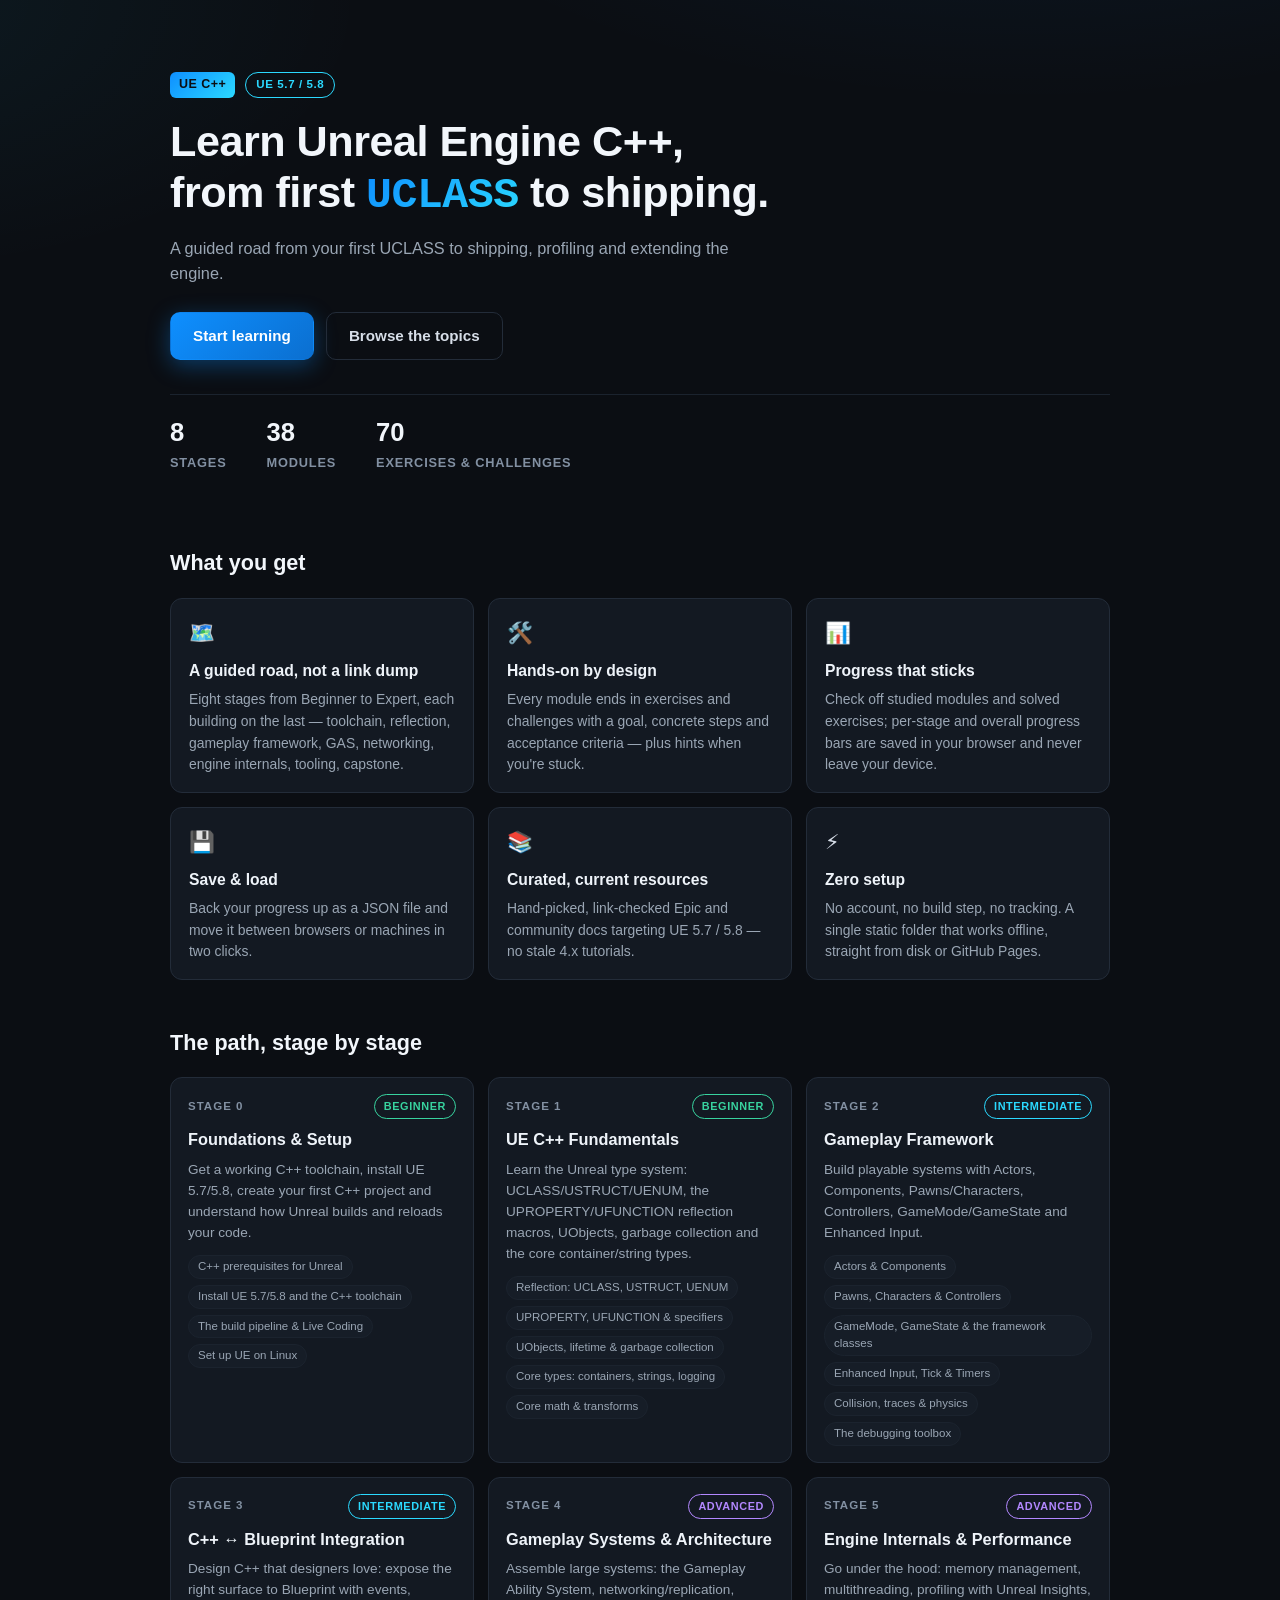
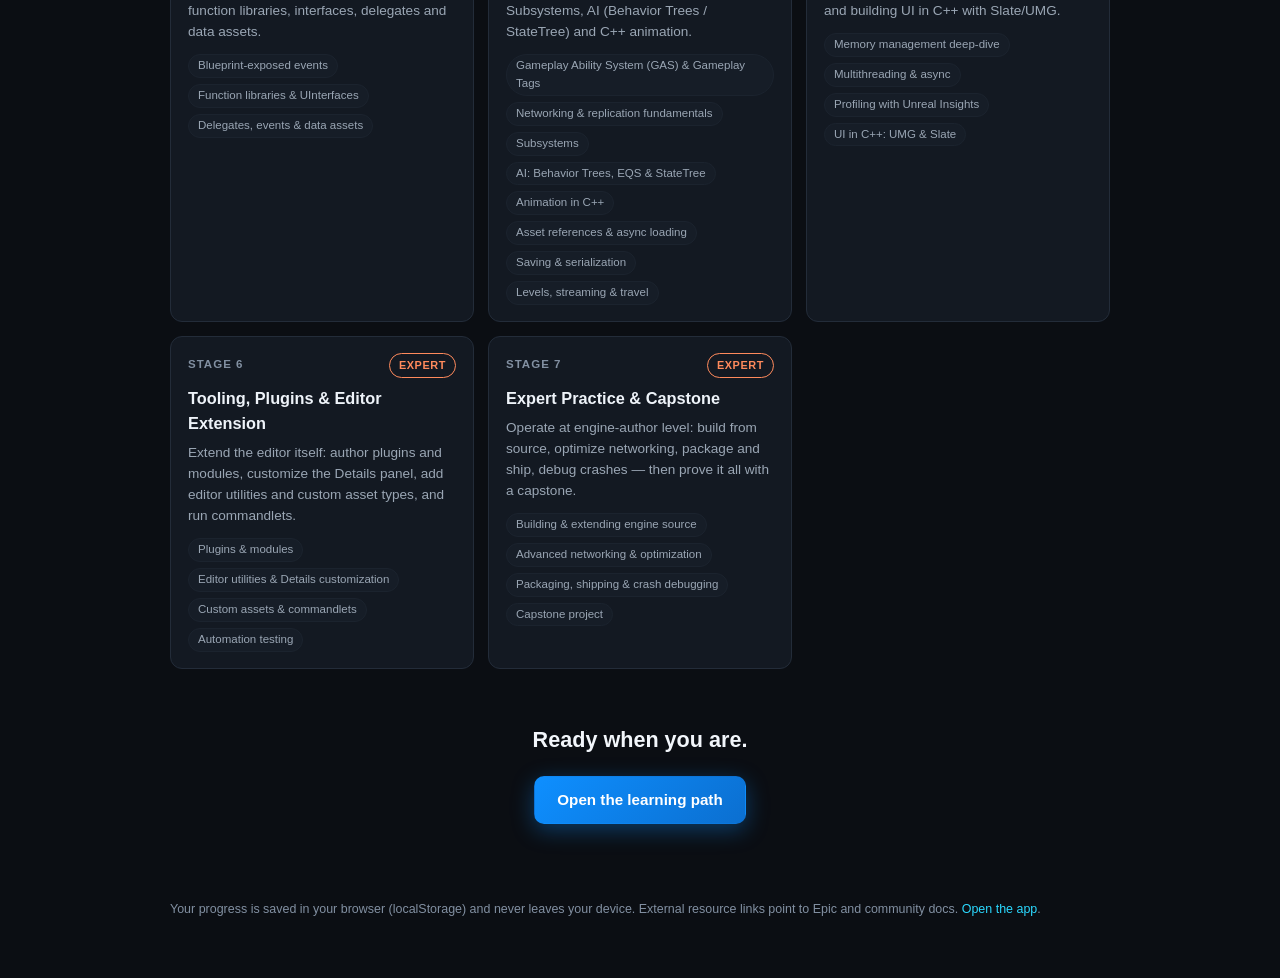
<file: index.html>
<!DOCTYPE html>
<html lang="en">
<head>
  <meta charset="UTF-8" />
  <meta name="viewport" content="width=device-width, initial-scale=1.0" />
  <meta name="description" content="A guided beginner-to-expert Unreal Engine 5.7/5.8 C++ learning path: 8 stages of modules, hands-on exercises and challenges with trackable progress." />
  <title>Unreal Engine C++ Learning Path — from first UCLASS to shipping</title>
  <link rel="icon" type="image/svg+xml" href="assets/favicon.svg" />
  <link rel="stylesheet" href="css/styles.css" />
</head>
<body class="landing">

  <main class="landing-main">

    <!-- ============================================================ Hero -->
    <section class="hero">
      <div class="hero-chips">
        <span class="app-logo">UE&nbsp;C++</span>
        <span class="version-chip" id="engine-versions">UE 5.7 / 5.8</span>
      </div>
      <h1 class="hero-title">Learn Unreal Engine C++,<br />from first <span class="hero-accent">UCLASS</span> to shipping.</h1>
      <p class="hero-sub" id="hero-sub">A guided road from your first UCLASS to shipping, profiling and extending the engine.</p>

      <div class="hero-cta">
        <a id="cta-start" class="btn btn-primary btn-lg" href="app.html">Start learning</a>
        <a class="btn btn-ghost btn-lg" href="#topics">Browse the topics</a>
      </div>

      <!-- Shown by landing.js only when saved progress exists -->
      <div id="cta-progress" class="cta-progress" hidden>
        <div class="bar-track"><div id="cta-progress-fill" class="bar-fill"></div></div>
        <span id="cta-progress-label" class="bar-value"></span>
      </div>

      <dl class="stats" aria-label="Curriculum size">
        <div class="stat"><dt id="stat-stages">8</dt><dd>stages</dd></div>
        <div class="stat"><dt id="stat-modules">38</dt><dd>modules</dd></div>
        <div class="stat"><dt id="stat-exercises">70</dt><dd>exercises &amp; challenges</dd></div>
      </dl>
    </section>

    <!-- ======================================================== Features -->
    <section class="features" aria-labelledby="features-title">
      <h2 id="features-title" class="section-title">What you get</h2>
      <div class="feature-grid">
        <article class="feature">
          <span class="feature-icon" aria-hidden="true">🗺️</span>
          <h3>A guided road, not a link dump</h3>
          <p>Eight stages from Beginner to Expert, each building on the last — toolchain, reflection, gameplay framework, GAS, networking, engine internals, tooling, capstone.</p>
        </article>
        <article class="feature">
          <span class="feature-icon" aria-hidden="true">🛠️</span>
          <h3>Hands-on by design</h3>
          <p>Every module ends in exercises and challenges with a goal, concrete steps and acceptance criteria — plus hints when you're stuck.</p>
        </article>
        <article class="feature">
          <span class="feature-icon" aria-hidden="true">📊</span>
          <h3>Progress that sticks</h3>
          <p>Check off studied modules and solved exercises; per-stage and overall progress bars are saved in your browser and never leave your device.</p>
        </article>
        <article class="feature">
          <span class="feature-icon" aria-hidden="true">💾</span>
          <h3>Save &amp; load</h3>
          <p>Back your progress up as a JSON file and move it between browsers or machines in two clicks.</p>
        </article>
        <article class="feature">
          <span class="feature-icon" aria-hidden="true">📚</span>
          <h3>Curated, current resources</h3>
          <p>Hand-picked, link-checked Epic and community docs targeting UE 5.7 / 5.8 — no stale 4.x tutorials.</p>
        </article>
        <article class="feature">
          <span class="feature-icon" aria-hidden="true">⚡</span>
          <h3>Zero setup</h3>
          <p>No account, no build step, no tracking. A single static folder that works offline, straight from disk or GitHub Pages.</p>
        </article>
      </div>
    </section>

    <!-- ========================================================== Topics -->
    <section class="topics" id="topics" aria-labelledby="topics-title">
      <h2 id="topics-title" class="section-title">The path, stage by stage</h2>
      <noscript><p class="hero-sub">Enable JavaScript to see the stage overview — or jump straight into the <a href="app.html">learning path</a>.</p></noscript>
      <div id="topic-cards" class="topic-cards"><!-- stage cards rendered by landing.js --></div>
    </section>

    <!-- ====================================================== Closing CTA -->
    <section class="closing-cta">
      <h2 class="section-title">Ready when you are.</h2>
      <a class="btn btn-primary btn-lg" href="app.html">Open the learning path</a>
    </section>

  </main>

  <footer class="app-footer">
    <p>
      Your progress is saved in your browser (localStorage) and never leaves your device.
      External resource links point to Epic and community docs.
      <a href="app.html">Open the app</a>.
    </p>
  </footer>

  <!-- Classic scripts (no modules / no fetch) so this works from file:// too. content.js MUST load first. -->
  <script src="js/content.js"></script>
  <script src="js/landing.js"></script>
</body>
</html>
</file>
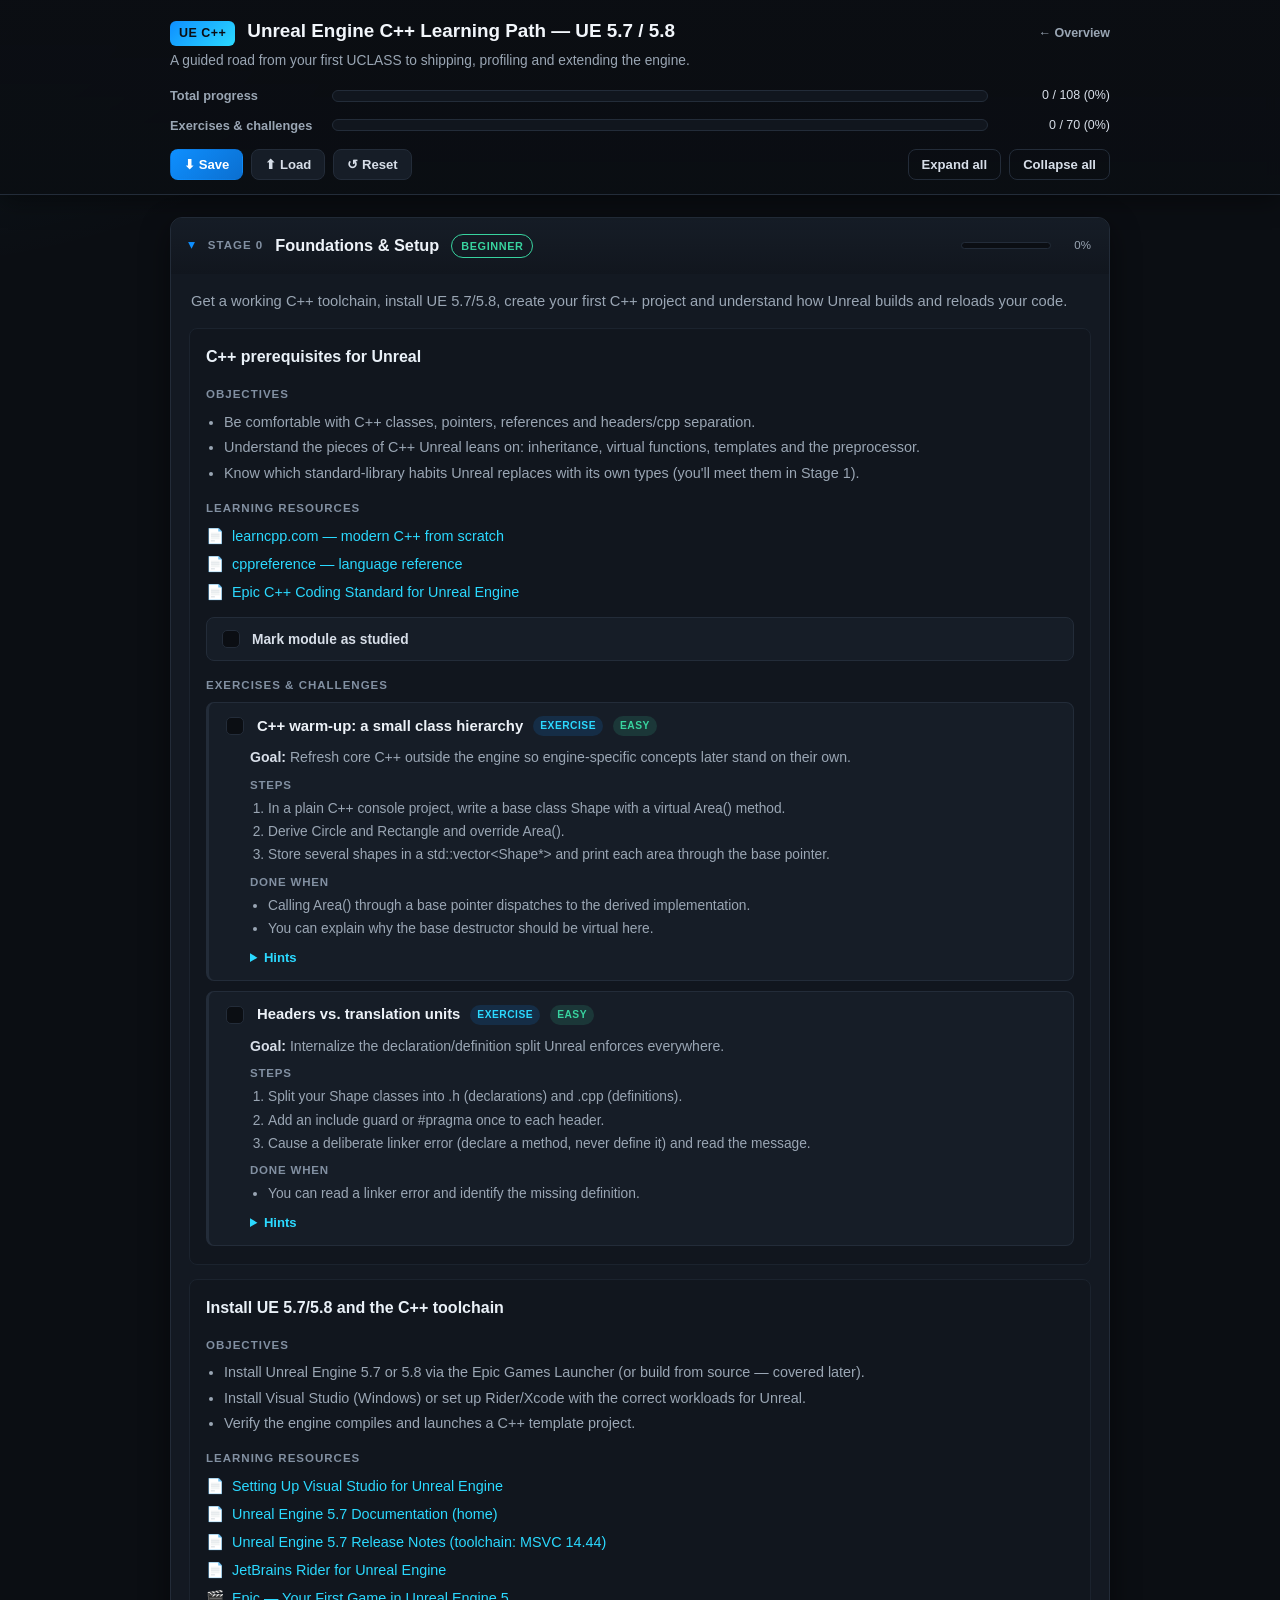
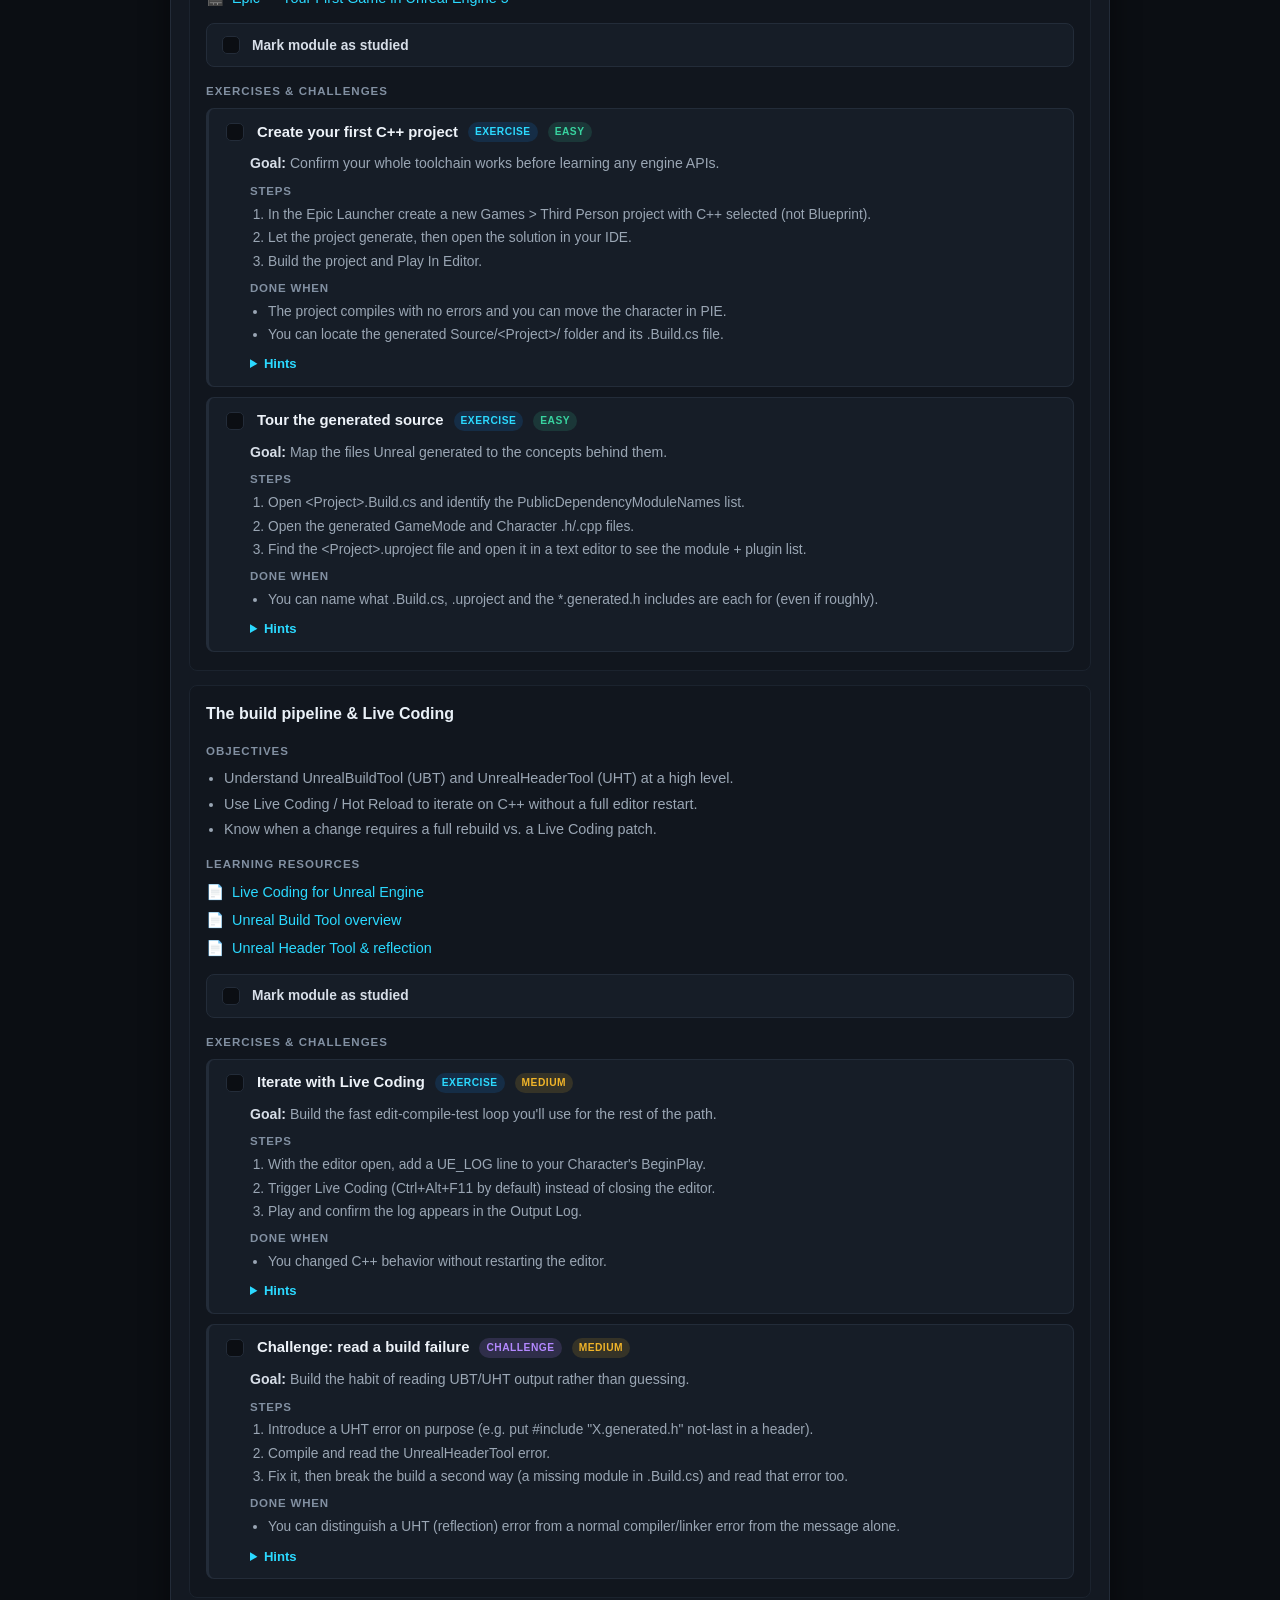
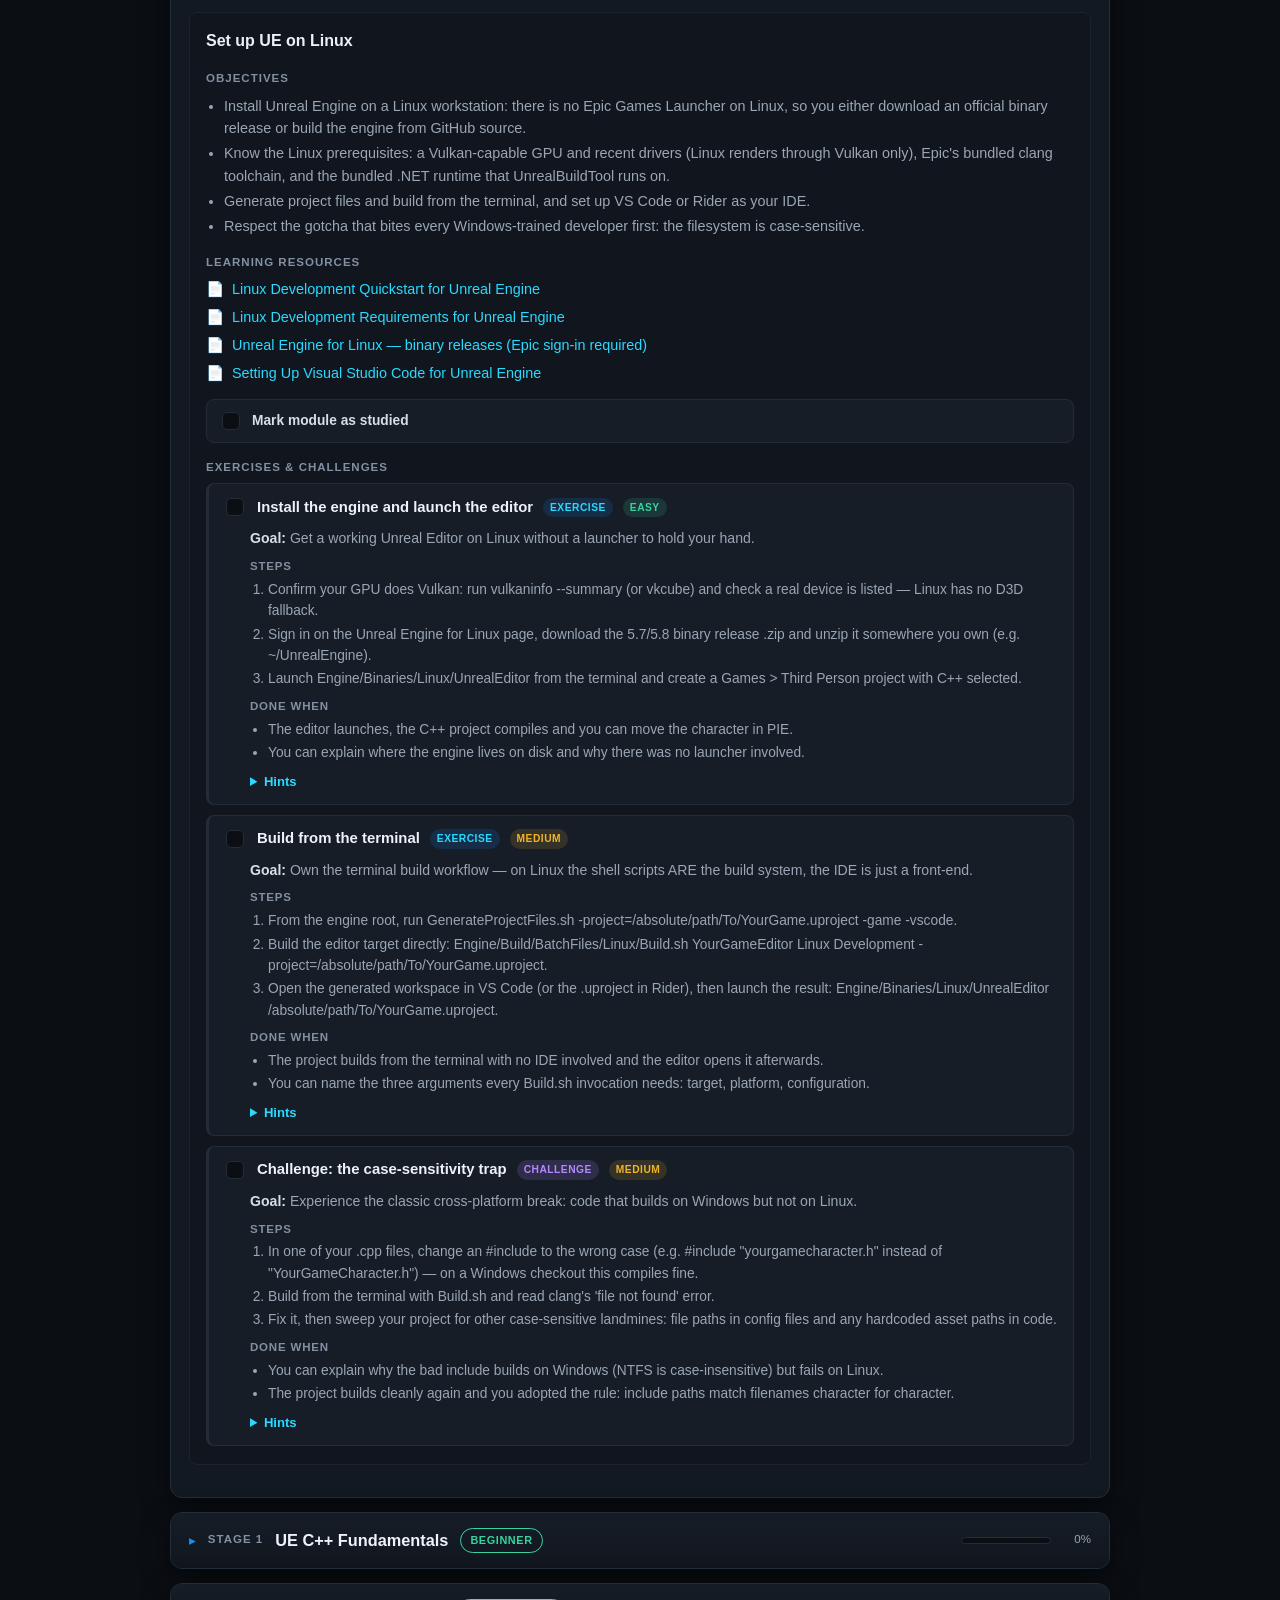
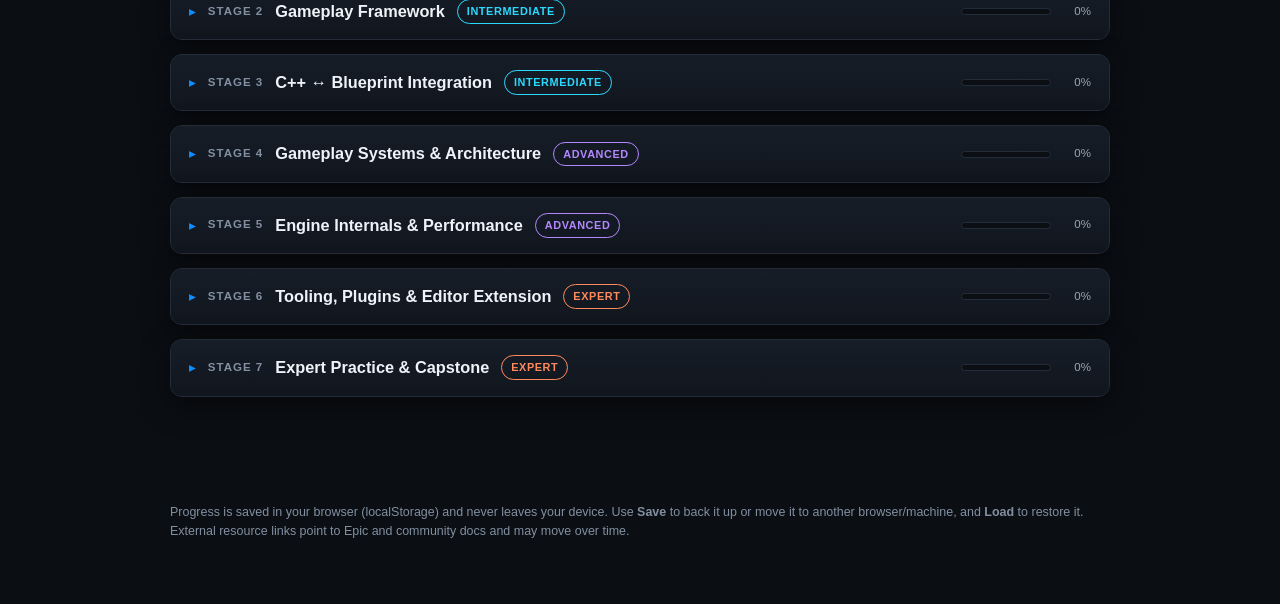
<file: app.html>
<!DOCTYPE html>
<html lang="en">
<head>
  <meta charset="UTF-8" />
  <meta name="viewport" content="width=device-width, initial-scale=1.0" />
  <meta name="description" content="A guided beginner-to-expert Unreal Engine 5.7/5.8 C++ learning path with exercises, challenges and trackable progress." />
  <title>Unreal Engine C++ Learning Path</title>
  <link rel="icon" type="image/svg+xml" href="assets/favicon.svg" />
  <link rel="stylesheet" href="css/styles.css" />
</head>
<body>
  <header class="app-header">
    <div class="header-inner">
      <div class="title-row">
        <span class="app-logo">UE&nbsp;C++</span>
        <h1 id="app-title">Unreal Engine C++ Learning Path</h1>
        <a class="back-link" href="index.html">&larr; Overview</a>
      </div>
      <p id="app-subtitle"></p>

      <!-- Two progress bars: total (all items) and exercises/challenges only -->
      <div class="bars">
        <div class="bar-block">
          <span class="bar-name">Total progress</span>
          <div class="bar-track">
            <div id="total-fill" class="bar-fill" role="progressbar"
                 aria-label="Total progress" aria-valuemin="0" aria-valuemax="100" aria-valuenow="0"></div>
          </div>
          <span id="total-label" class="bar-value">0 / 0 (0%)</span>
        </div>
        <div class="bar-block">
          <span class="bar-name">Exercises &amp; challenges</span>
          <div class="bar-track">
            <div id="ex-fill" class="bar-fill" role="progressbar"
                 aria-label="Exercise and challenge progress" aria-valuemin="0" aria-valuemax="100" aria-valuenow="0"></div>
          </div>
          <span id="ex-label" class="bar-value">0 / 0 (0%)</span>
        </div>
      </div>

      <!-- Toolbar: progress load/save + view controls -->
      <div class="toolbar">
        <button id="btn-export" class="btn btn-primary" type="button" title="Save your progress to a JSON file"><span aria-hidden="true">⬇ </span>Save</button>
        <button id="btn-import" class="btn" type="button" title="Load progress from a JSON file"><span aria-hidden="true">⬆ </span>Load</button>
        <button id="btn-reset" class="btn btn-danger" type="button" title="Clear all saved progress"><span aria-hidden="true">↺ </span>Reset</button>
        <span class="toolbar-spacer"></span>
        <button id="btn-expand" class="btn btn-ghost" type="button">Expand all</button>
        <button id="btn-collapse" class="btn btn-ghost" type="button">Collapse all</button>
        <input id="import-file" type="file" accept="application/json,.json" hidden />
      </div>
    </div>
  </header>

  <main>
    <noscript>
      <p style="padding:1.5rem 0;color:var(--text-dim)">
        This tracker needs JavaScript to render the curriculum and save your progress.
        Enable JavaScript, or head back to the <a href="index.html">overview</a>.
      </p>
    </noscript>
    <div id="content"><!-- stages rendered here by app.js --></div>
  </main>

  <footer class="app-footer">
    <p>
      Progress is saved in your browser (localStorage) and never leaves your device.
      Use <strong>Save</strong> to back it up or move it to another browser/machine, and <strong>Load</strong> to restore it.
      External resource links point to Epic and community docs and may move over time.
    </p>
  </footer>

  <div id="flash" class="flash" role="status" aria-live="polite"></div>

  <!-- Classic scripts (no modules / no fetch) so this works from file:// too. content.js MUST load first. -->
  <script src="js/content.js"></script>
  <script src="js/app.js"></script>
</body>
</html>
</file>
<file: css/styles.css>
/* =========================================================================
 * styles.css — UE dark / Epic-style theme for the C++ learning path.
 * Single dark theme. No external fonts/CDNs so it works offline / file://.
 * ====================================================================== */

:root {
  --bg: #0b0e13;
  --bg-elev: #11161e;
  --bg-elev-2: #161d27;
  --panel: #131922;
  --border: #232c39;
  --border-soft: #1b232e;
  --text: #d7dee8;
  --text-dim: #9aa6b4;
  --text-faint: #8290a2; /* keeps >=4.5:1 contrast on the panel backgrounds */
  --accent: #0e8fff;
  --accent-2: #2bd9ff;
  --accent-glow: rgba(14, 143, 255, 0.35);
  --ok: #38d39f;
  --warn: #f0b429;
  --err: #ff6b6b;

  --beginner: #38d39f;
  --intermediate: #2bd9ff;
  --advanced: #b388ff;
  --expert: #ff8a5c;

  --easy: #38d39f;
  --medium: #f0b429;
  --hard: #ff6b6b;

  --radius: 12px;
  --radius-sm: 8px;
  --shadow: 0 10px 30px rgba(0, 0, 0, 0.45);
  --maxw: 980px;
}

* { box-sizing: border-box; }

html, body { margin: 0; padding: 0; }

body {
  font-family: "Segoe UI", Roboto, Helvetica, Arial, system-ui, sans-serif;
  background:
    radial-gradient(1200px 600px at 80% -10%, rgba(14, 143, 255, 0.10), transparent 60%),
    radial-gradient(900px 500px at -10% 0%, rgba(43, 217, 255, 0.06), transparent 55%),
    var(--bg);
  color: var(--text);
  line-height: 1.55;
  min-height: 100vh;
}

a { color: var(--accent-2); text-decoration: none; }
a:hover { text-decoration: underline; }

/* ---------------------------------------------------------------- Header */
.app-header {
  position: sticky;
  top: 0;
  z-index: 50;
  background: linear-gradient(180deg, rgba(11, 14, 19, 0.98), rgba(11, 14, 19, 0.92));
  backdrop-filter: blur(8px);
  border-bottom: 1px solid var(--border);
  box-shadow: 0 6px 24px rgba(0, 0, 0, 0.4);
}

.header-inner {
  max-width: var(--maxw);
  margin: 0 auto;
  padding: 16px 20px 14px;
}

.title-row { display: flex; align-items: baseline; gap: 12px; flex-wrap: wrap; }

.app-logo {
  font-weight: 800;
  letter-spacing: 0.5px;
  font-size: 0.78rem;
  color: var(--bg);
  background: linear-gradient(135deg, var(--accent), var(--accent-2));
  padding: 3px 9px;
  border-radius: 6px;
  text-transform: uppercase;
}

#app-title {
  font-size: 1.18rem;
  font-weight: 700;
  margin: 0;
  color: #f2f6fb;
}

#app-subtitle {
  margin: 4px 0 0;
  color: var(--text-dim);
  font-size: 0.86rem;
}

/* Progress bars */
.bars { margin-top: 14px; display: grid; gap: 10px; }

.bar-block { display: grid; grid-template-columns: 150px 1fr auto; gap: 12px; align-items: center; }

.bar-name { font-size: 0.8rem; color: var(--text-dim); font-weight: 600; }

.bar-track {
  position: relative;
  height: 12px;
  background: var(--bg-elev);
  border: 1px solid var(--border);
  border-radius: 999px;
  overflow: hidden;
}

.bar-fill {
  position: absolute;
  left: 0; top: 0; bottom: 0;
  width: 0%;
  border-radius: 999px;
  transition: width 0.45s cubic-bezier(0.2, 0.8, 0.2, 1);
}

#total-fill { background: linear-gradient(90deg, var(--accent), var(--accent-2)); box-shadow: 0 0 14px var(--accent-glow); }
#ex-fill { background: linear-gradient(90deg, var(--expert), var(--warn)); box-shadow: 0 0 14px rgba(255, 138, 92, 0.3); }

.bar-value { font-size: 0.78rem; color: var(--text); font-variant-numeric: tabular-nums; min-width: 110px; text-align: right; }

/* Toolbar */
.toolbar { margin-top: 14px; display: flex; flex-wrap: wrap; gap: 8px; }

.btn {
  background: var(--bg-elev-2);
  color: var(--text);
  border: 1px solid var(--border);
  padding: 7px 13px;
  border-radius: var(--radius-sm);
  font-size: 0.82rem;
  font-weight: 600;
  cursor: pointer;
  transition: border-color 0.15s, background 0.15s, transform 0.05s;
}
.btn:hover { border-color: var(--accent); background: var(--panel); }
.btn:active { transform: translateY(1px); }
.btn-primary { background: linear-gradient(135deg, var(--accent), #0b6fd0); border-color: transparent; color: #fff; }
.btn-primary:hover { filter: brightness(1.08); }
.btn-danger:hover { border-color: var(--err); color: #ffd2d2; }
.btn-ghost { background: transparent; }

.toolbar-spacer { flex: 1 1 auto; }

/* ---------------------------------------------------------------- Main */
main { max-width: var(--maxw); margin: 0 auto; padding: 22px 20px 80px; }

/* Stage */
.stage {
  background: var(--panel);
  border: 1px solid var(--border);
  border-radius: var(--radius);
  margin-bottom: 14px;
  overflow: hidden;
  box-shadow: var(--shadow);
}

/* heading wrapper around the disclosure button — purely structural */
.stage-h { margin: 0; font-size: inherit; font-weight: inherit; }

.stage-header {
  width: 100%;
  display: flex;
  align-items: center;
  gap: 12px;
  padding: 15px 18px;
  background: linear-gradient(180deg, var(--bg-elev-2), var(--bg-elev));
  border: none;
  cursor: pointer;
  text-align: left;
  color: var(--text);
  font: inherit;
}
.stage-header:hover { background: var(--bg-elev-2); }

.caret { display: inline-block; transition: transform 0.2s; color: var(--accent); font-size: 0.85rem; }
.stage.open .caret { transform: rotate(90deg); }

.stage-index { font-size: 0.72rem; color: var(--text-faint); font-weight: 700; text-transform: uppercase; letter-spacing: 1px; }
.stage-title { font-size: 1.02rem; font-weight: 700; color: #eef3f9; flex: 0 1 auto; }

.level-badge {
  font-size: 0.68rem;
  font-weight: 700;
  text-transform: uppercase;
  letter-spacing: 0.6px;
  padding: 3px 9px;
  border-radius: 999px;
  border: 1px solid currentColor;
}
.level-beginner { color: var(--beginner); }
.level-intermediate { color: var(--intermediate); }
.level-advanced { color: var(--advanced); }
.level-expert { color: var(--expert); }

.stage-mini { margin-left: auto; display: flex; align-items: center; gap: 8px; }
.stage-mini-track { display: inline-block; width: 90px; height: 7px; background: var(--bg); border: 1px solid var(--border); border-radius: 999px; overflow: hidden; }
.stage-mini-fill { display: block; height: 100%; width: 0%; background: linear-gradient(90deg, var(--accent), var(--accent-2)); transition: width 0.4s ease; }
.stage-mini-label { font-size: 0.72rem; color: var(--text-dim); min-width: 32px; text-align: right; font-variant-numeric: tabular-nums; }

.stage-body { display: none; padding: 6px 18px 18px; }
.stage.open .stage-body { display: block; }

.stage-summary { color: var(--text-dim); margin: 10px 2px 16px; font-size: 0.92rem; }

/* Module */
.module {
  background: var(--bg-elev);
  border: 1px solid var(--border-soft);
  border-radius: var(--radius-sm);
  padding: 16px 16px 18px;
  margin-bottom: 14px;
}
.module-title { margin: 0 0 6px; font-size: 1.0rem; color: #eaf1f8; }

.section-label {
  margin: 16px 0 7px;
  font-size: 0.72rem;
  letter-spacing: 1px;
  text-transform: uppercase;
  color: var(--text-faint);
  font-weight: 700;
}

.objectives, .resources { margin: 0; padding-left: 18px; }
.objectives li { margin: 3px 0; color: var(--text-dim); font-size: 0.9rem; }

.resources { list-style: none; padding-left: 0; }
.resources li { display: flex; align-items: baseline; gap: 8px; margin: 5px 0; font-size: 0.9rem; }
.res-icon { font-size: 0.92rem; }

/* Study checkbox row */
.study-row {
  margin-top: 14px;
  display: flex;
  align-items: center;
  gap: 9px;
  padding: 9px 11px;
  background: var(--bg-elev-2);
  border: 1px solid var(--border);
  border-radius: var(--radius-sm);
}
.study-label { font-size: 0.86rem; color: var(--text); font-weight: 600; cursor: pointer; }

/* Checkboxes */
input[type="checkbox"] {
  appearance: none;
  -webkit-appearance: none;
  width: 18px; height: 18px;
  border: 1.5px solid var(--border);
  border-radius: 5px;
  background: var(--bg);
  cursor: pointer;
  position: relative;
  flex: 0 0 auto;
  transition: border-color 0.15s, background 0.15s;
}
input[type="checkbox"]:hover { border-color: var(--accent); }
input[type="checkbox"]:checked { background: linear-gradient(135deg, var(--accent), var(--accent-2)); border-color: transparent; }
input[type="checkbox"]:checked::after {
  content: "";
  position: absolute;
  left: 5px; top: 1px;
  width: 5px; height: 10px;
  border: solid #04121f;
  border-width: 0 2.5px 2.5px 0;
  transform: rotate(45deg);
}
input[type="checkbox"]:focus-visible { outline: 2px solid var(--accent-2); outline-offset: 2px; }

/* Exercises */
.exercises { display: grid; gap: 10px; }

.exercise {
  border: 1px solid var(--border);
  border-left: 3px solid var(--border);
  border-radius: var(--radius-sm);
  background: var(--bg-elev-2);
  padding: 11px 13px;
  transition: border-color 0.2s, opacity 0.2s;
}
.exercise.completed { border-left-color: var(--ok); opacity: 0.72; }
.exercise.completed .ex-title { text-decoration: line-through; text-decoration-color: var(--text-faint); }

.ex-title-row { display: flex; align-items: center; gap: 10px; cursor: pointer; flex-wrap: wrap; }
.ex-title { font-weight: 600; color: #edf2f8; font-size: 0.93rem; }

.kind-badge, .diff-badge {
  font-size: 0.64rem;
  font-weight: 700;
  text-transform: uppercase;
  letter-spacing: 0.5px;
  padding: 2px 7px;
  border-radius: 999px;
}
.kind-exercise { background: rgba(14, 143, 255, 0.14); color: var(--accent-2); }
.kind-challenge { background: rgba(179, 136, 255, 0.16); color: var(--advanced); }
.diff-easy { background: rgba(56, 211, 159, 0.14); color: var(--easy); }
.diff-medium { background: rgba(240, 180, 41, 0.14); color: var(--medium); }
.diff-hard { background: rgba(255, 107, 107, 0.14); color: var(--hard); }

.ex-body { margin-top: 9px; padding-left: 28px; }
.ex-goal { margin: 0 0 8px; font-size: 0.88rem; color: var(--text-dim); }
.ex-goal strong { color: var(--text); }
.ex-sub { margin: 8px 0 3px; font-size: 0.72rem; text-transform: uppercase; letter-spacing: 0.8px; color: var(--text-faint); font-weight: 700; }
.ex-steps, .ex-acceptance { margin: 0; padding-left: 18px; }
.ex-steps li, .ex-acceptance li { font-size: 0.86rem; color: var(--text-dim); margin: 2px 0; }

.hints { margin-top: 9px; }
.hints summary { cursor: pointer; color: var(--accent-2); font-size: 0.82rem; font-weight: 600; }
.hints summary:hover { text-decoration: underline; }
.ex-hints { margin: 6px 0 0; padding-left: 18px; }
.ex-hints li { font-size: 0.84rem; color: var(--text-dim); margin: 2px 0; }

/* Flash / toast */
.flash {
  position: fixed;
  left: 50%;
  bottom: 26px;
  transform: translateX(-50%) translateY(20px);
  background: var(--bg-elev-2);
  border: 1px solid var(--border);
  color: var(--text);
  padding: 10px 18px;
  border-radius: 999px;
  font-size: 0.86rem;
  font-weight: 600;
  box-shadow: var(--shadow);
  opacity: 0;
  pointer-events: none;
  transition: opacity 0.25s, transform 0.25s;
  z-index: 100;
}
.flash.show { opacity: 1; transform: translateX(-50%) translateY(0); }
.flash.ok { border-color: var(--ok); }
.flash.warn { border-color: var(--warn); }
.flash.err { border-color: var(--err); color: #ffd2d2; }

/* Footer */
.app-footer {
  max-width: var(--maxw);
  margin: 0 auto;
  padding: 0 20px 50px;
  color: var(--text-faint);
  font-size: 0.78rem;
}

/* ---------------------------------------------------------------- Landing */
/* index.html — marketing page sharing the app's tokens and components. */

.back-link {
  margin-left: auto;
  font-size: 0.78rem;
  font-weight: 600;
  color: var(--text-dim);
  white-space: nowrap;
}
.back-link:hover { color: var(--accent-2); }

.landing-main { max-width: var(--maxw); margin: 0 auto; padding: 0 20px; }

.section-title {
  font-size: 1.35rem;
  margin: 0 0 18px;
  color: #f2f6fb;
}

/* Hero */
.hero { padding: 72px 0 44px; }

.hero-chips { display: flex; align-items: center; gap: 10px; margin-bottom: 18px; }

.version-chip {
  font-size: 0.72rem;
  font-weight: 700;
  letter-spacing: 0.6px;
  text-transform: uppercase;
  color: var(--accent-2);
  border: 1px solid var(--accent-2);
  border-radius: 999px;
  padding: 3px 10px;
}

.hero-title {
  margin: 0 0 14px;
  font-size: clamp(1.7rem, 4.5vw, 2.7rem);
  line-height: 1.18;
  color: #f2f6fb;
  letter-spacing: -0.5px;
}

.hero-accent {
  background: linear-gradient(135deg, var(--accent), var(--accent-2));
  -webkit-background-clip: text;
  background-clip: text;
  color: transparent;
  font-family: Consolas, "Cascadia Code", monospace;
}

.hero-sub {
  margin: 0 0 26px;
  max-width: 560px;
  color: var(--text-dim);
  font-size: 1.02rem;
}

.hero-cta { display: flex; flex-wrap: wrap; gap: 12px; align-items: center; }

.btn-lg { padding: 11px 22px; font-size: 0.95rem; border-radius: 10px; }
a.btn { display: inline-block; }
a.btn:hover { text-decoration: none; }
a.btn-primary { box-shadow: 0 6px 22px var(--accent-glow); }

.cta-progress {
  margin-top: 16px;
  max-width: 420px;
  display: grid;
  grid-template-columns: 1fr auto;
  gap: 12px;
  align-items: center;
}
.cta-progress[hidden] { display: none; }
.cta-progress .bar-fill { background: linear-gradient(90deg, var(--accent), var(--accent-2)); box-shadow: 0 0 14px var(--accent-glow); }

/* Stats strip */
.stats {
  display: flex;
  flex-wrap: wrap;
  gap: 12px 40px;
  margin: 34px 0 0;
  padding: 18px 0 0;
  border-top: 1px solid var(--border-soft);
}
.stat dt {
  font-size: 1.6rem;
  font-weight: 800;
  color: #f2f6fb;
  font-variant-numeric: tabular-nums;
}
.stat dd { margin: 0; font-size: 0.8rem; color: var(--text-faint); text-transform: uppercase; letter-spacing: 0.8px; font-weight: 600; }

/* Features */
.features { padding: 30px 0 10px; }

.feature-grid {
  display: grid;
  grid-template-columns: repeat(auto-fit, minmax(250px, 1fr));
  gap: 14px;
}

.feature {
  background: var(--panel);
  border: 1px solid var(--border);
  border-radius: var(--radius);
  padding: 18px 18px 16px;
}
.feature-icon { font-size: 1.3rem; }
.feature h3 { margin: 10px 0 6px; font-size: 0.98rem; color: #eef3f9; }
.feature p { margin: 0; font-size: 0.87rem; color: var(--text-dim); }

/* Topics */
.topics { padding: 36px 0 10px; }

.topic-cards { display: grid; grid-template-columns: repeat(auto-fit, minmax(290px, 1fr)); gap: 14px; }

.topic-card {
  display: block;
  background: var(--panel);
  border: 1px solid var(--border);
  border-radius: var(--radius);
  padding: 16px 17px;
  color: inherit;
  transition: border-color 0.15s, transform 0.15s;
}
.topic-card:hover { border-color: var(--accent); text-decoration: none; transform: translateY(-2px); }

.topic-card-head { display: flex; align-items: center; justify-content: space-between; gap: 10px; }
.topic-card-title { margin: 8px 0 6px; font-size: 1.02rem; color: #eef3f9; }
.topic-card-summary { margin: 0 0 12px; font-size: 0.85rem; color: var(--text-dim); }

.module-chips { list-style: none; margin: 0; padding: 0; display: flex; flex-wrap: wrap; gap: 6px; }
.module-chip {
  font-size: 0.72rem;
  color: var(--text-dim);
  background: var(--bg-elev-2);
  border: 1px solid var(--border-soft);
  border-radius: 999px;
  padding: 2px 9px;
}

/* Closing CTA */
.closing-cta { padding: 44px 0 64px; text-align: center; }
.closing-cta .section-title { margin-bottom: 20px; }

/* ---------------------------------------------------------------- Responsive */
@media (max-width: 680px) {
  /* the stacked header would eat too much of a phone viewport if sticky */
  .app-header { position: static; }
  .bar-block { grid-template-columns: 1fr; gap: 4px; }
  .bar-value { text-align: left; }
  .stage-title { flex-basis: 100%; }
  .stage-mini { margin-left: 0; }
  .ex-body { padding-left: 0; }
  #app-title { font-size: 1.04rem; }

  .hero { padding: 44px 0 30px; }
  .stats { gap: 10px 26px; }
  .back-link { flex-basis: 100%; margin-left: 0; }
}
</file>
